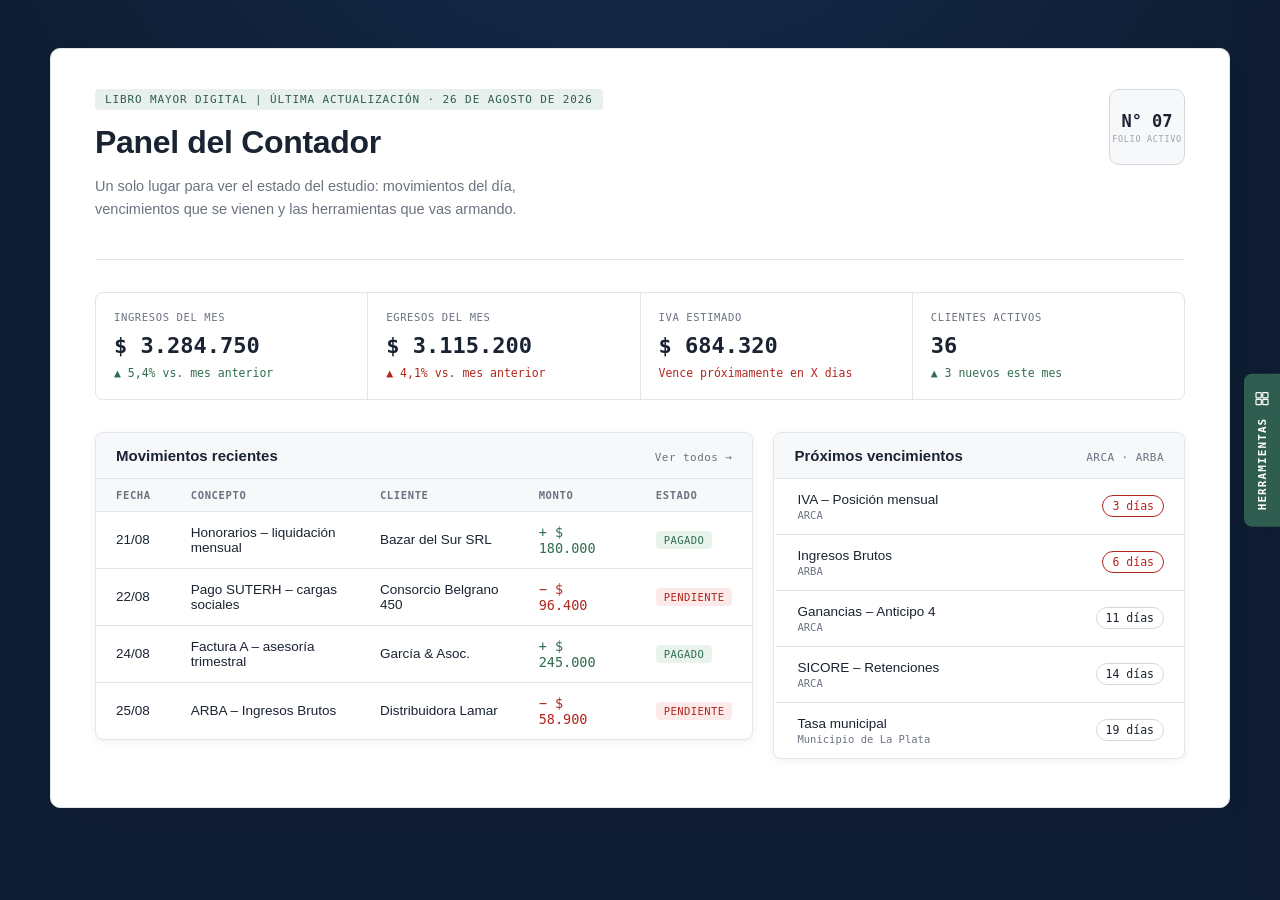
<file: index.html>
<!DOCTYPE html>
<html lang="es-AR">
<head>
  <meta charset="UTF-8">
  <meta name="viewport" content="width=device-width, initial-scale=1.0">
  <meta http-equiv="Content-Security-Policy" content="default-src 'self'; font-src 'self' https://fonts.gstatic.com; style-src 'self' 'unsafe-inline' https://fonts.googleapis.com; img-src 'self' data:; script-src 'self' https://challenges.cloudflare.com; frame-src https://challenges.cloudflare.com; connect-src 'self' https://challenges.cloudflare.com https://backends-cvdm.onrender.com;">
  <meta http-equiv="X-Content-Type-Options" content="nosniff">
  <meta name="referrer" content="strict-origin-when-cross-origin">
  <link rel="preconnect" href="https://fonts.googleapis.com">
  <link rel="preconnect" href="https://fonts.gstatic.com" crossorigin>
  <link href="https://fonts.googleapis.com/css2?family=IBM+Plex+Mono:wght@400;500;600&family=Inter:wght@400;500;600;700&display=swap" rel="stylesheet">
  <title>Panel del Contador</title>
  <link rel="stylesheet" href="style.css">
</head> 

<body>

<div class="book">
  <div class="book-inner">

    <div class="top-row">
      <div>
        <span class="eyebrow">Libro mayor digital | Última actualización · 26 de agosto de 2026</span>
        <h1>Panel del Contador</h1>
        <p class="subtitle">Un solo lugar para ver el estado del estudio: movimientos del día, vencimientos que se vienen y las herramientas que vas armando.</p>
      </div>
      <div class="seal">
        <div class="folio">N° 07</div>
        <div class="folio-label">Folio activo</div>
      </div>
    </div>

    <div class="kpi-grid">
      <div class="kpi">
        <div class="kpi-label">Ingresos del mes</div>
        <div class="kpi-value">$ 3.284.750</div>
        <div class="kpi-delta up">▲ 5,4% vs. mes anterior</div>
      </div>
      <div class="kpi">
        <div class="kpi-label">Egresos del mes</div>
        <div class="kpi-value">$ 3.115.200</div>
        <div class="kpi-delta down">▲ 4,1% vs. mes anterior</div>
      </div>
      <div class="kpi">
        <div class="kpi-label">IVA estimado</div>
        <div class="kpi-value">$ 684.320</div>
        <div class="kpi-delta down">Vence próximamente en X dias</div>
      </div>
      <div class="kpi">
        <div class="kpi-label">Clientes activos</div>
        <div class="kpi-value">36</div>
        <div class="kpi-delta up">▲ 3 nuevos este mes</div>
      </div>
    </div>

    <div class="grid-2">
      <div class="panel-card">
        <div class="panel-head">
          <h2>Movimientos recientes</h2>
          <span>Ver todos →</span>
        </div>
        <table>
          <thead>
            <tr>
              <th>Fecha</th>
              <th>Concepto</th>
              <th>Cliente</th>
              <th>Monto</th>
              <th>Estado</th>
            </tr>
          </thead>
          <tbody>
            <tr>
              <td data-label="Fecha">21/08</td>
              <td data-label="Concepto">Honorarios – liquidación mensual</td>
              <td data-label="Cliente">Bazar del Sur SRL</td>
              <td data-label="Monto" class="mono pos">+ $ 180.000</td>
              <td data-label="Estado"><span class="estado pagado">Pagado</span></td>
            </tr>
            <tr>
              <td data-label="Fecha">22/08</td>
              <td data-label="Concepto">Pago SUTERH – cargas sociales</td>
              <td data-label="Cliente">Consorcio Belgrano 450</td>
              <td data-label="Monto" class="mono neg">− $ 96.400</td>
              <td data-label="Estado"><span class="estado pendiente">Pendiente</span></td>
            </tr>
            <tr>
              <td data-label="Fecha">24/08</td>
              <td data-label="Concepto">Factura A – asesoría trimestral</td>
              <td data-label="Cliente">García &amp; Asoc.</td>
              <td data-label="Monto" class="mono pos">+ $ 245.000</td>
              <td data-label="Estado"><span class="estado pagado">Pagado</span></td>
            </tr>
            <tr>
              <td data-label="Fecha">25/08</td>
              <td data-label="Concepto">ARBA – Ingresos Brutos</td>
              <td data-label="Cliente">Distribuidora Lamar</td>
              <td data-label="Monto" class="mono neg">− $ 58.900</td>
              <td data-label="Estado"><span class="estado pendiente">Pendiente</span></td>
            </tr>
          </tbody>
        </table>
      </div>

      <div class="panel-card">
        <div class="panel-head">
          <h2>Próximos vencimientos</h2>
          <span>ARCA · ARBA</span>
        </div>
        <ul class="venc-list">
          <li>
            <div>
              <div class="venc-name">IVA – Posición mensual</div>
              <span class="venc-org">ARCA</span>
            </div>
            <span class="venc-days urgente">3 días</span>
          </li>
          <li>
            <div>
              <div class="venc-name">Ingresos Brutos</div>
              <span class="venc-org">ARBA</span>
            </div>
            <span class="venc-days urgente">6 días</span>
          </li>
          <li>
            <div>
              <div class="venc-name">Ganancias – Anticipo 4</div>
              <span class="venc-org">ARCA</span>
            </div>
            <span class="venc-days">11 días</span>
          </li>
          <li>
            <div>
              <div class="venc-name">SICORE – Retenciones</div>
              <span class="venc-org">ARCA</span>
            </div>
            <span class="venc-days">14 días</span>
          </li>
          <li>
            <div>
              <div class="venc-name">Tasa municipal</div>
              <span class="venc-org">Municipio de La Plata</span>
            </div>
            <span class="venc-days">19 días</span>
          </li>
        </ul>
      </div>
    </div>

  </div>
</div>

<!-- Tab lateral -->
<button class="tools-tab" id="toolsTab" aria-expanded="false" aria-controls="toolsPanel">
  <svg width="18" height="18" viewBox="0 0 24 24" fill="none" stroke="currentColor" stroke-width="1.6" stroke-linecap="round" stroke-linejoin="round">
    <rect x="4" y="4" width="7" height="7" rx="1"></rect>
    <rect x="13" y="4" width="7" height="7" rx="1"></rect>
    <rect x="4" y="13" width="7" height="7" rx="1"></rect>
    <rect x="13" y="13" width="7" height="7" rx="1"></rect>
  </svg>
  <span class="tab-label">Herramientas</span>
</button>

<div class="overlay" id="overlay"></div>

<aside class="tools-panel" id="toolsPanel">
  <div class="tools-header">
    <div>
      <h2>Herramientas</h2>
      <p>Fichero del estudio.</p>
    </div>
    <button class="close-btn" id="closePanel" aria-label="Cerrar panel">
      <svg width="14" height="14" viewBox="0 0 24 24" fill="none" stroke="currentColor" stroke-width="2" stroke-linecap="round">
        <line x1="4" y1="4" x2="20" y2="20"></line>
        <line x1="20" y1="4" x2="4" y2="20"></line>
      </svg>
    </button>
  </div>

  <div class="tools-list">

    <div class="tool-card">
      <div class="tool-icon">
        <svg width="17" height="17" viewBox="0 0 24 24" fill="none" stroke="currentColor" stroke-width="1.6" stroke-linecap="round" stroke-linejoin="round">
          <circle cx="7" cy="7" r="2.6"></circle>
          <circle cx="17" cy="17" r="2.6"></circle>
          <line x1="5" y1="19" x2="19" y2="5"></line>
        </svg>
      </div>
      <div>
        <p class="tool-name">Notificaciones de vencimientos</p>
        <p class="tool-desc">Monitorización de fechas de caducidad con avisos programados</p>
        <span class="tool-open"><a href="./back/NotificacionesVencimiento/index.html">Abrir herramienta →</a></span>
      </div>
    </div>

    <div class="tool-card">
      <div class="tool-icon">
        <svg width="17" height="17" viewBox="0 0 24 24" fill="none" stroke="currentColor" stroke-width="1.6" stroke-linecap="round" stroke-linejoin="round">
          <circle cx="9" cy="9" r="5.5"></circle>
          <circle cx="15.5" cy="15" r="5.5"></circle>
        </svg>
      </div>
      <div>
        <p class="tool-name">Alertas de cambios normativos</p>
        <p class="tool-desc">Mantenerse al dia con los cambios de las normas.</p>
        <span class="tool-open">En desarrollo</span>
      </div>
    </div>

    <div class="tool-card">
      <div class="tool-icon">
        <svg width="17" height="17" viewBox="0 0 24 24" fill="none" stroke="currentColor" stroke-width="1.6" stroke-linecap="round">
          <line x1="5" y1="19" x2="5" y2="11"></line>
          <line x1="12" y1="19" x2="12" y2="6"></line>
          <line x1="19" y1="19" x2="19" y2="14"></line>
        </svg>
      </div>
      <div>
        <p class="tool-name">Generación de VEPs</p>
        <p class="tool-desc"></p>
        <span class="tool-open">En desarrollo</span>
      </div>
    </div>

    <div class="tool-card">
      <div class="tool-icon">
        <svg width="17" height="17" viewBox="0 0 24 24" fill="none" stroke="currentColor" stroke-width="1.6" stroke-linecap="round" stroke-linejoin="round">
          <rect x="4" y="5" width="16" height="15" rx="1.5"></rect>
          <line x1="4" y1="9.5" x2="20" y2="9.5"></line>
          <line x1="8" y1="3" x2="8" y2="7"></line>
          <line x1="16" y1="3" x2="16" y2="7"></line>
        </svg>
      </div>
      <div>
        <p class="tool-name">Panel de control unificadol</p>
        <p class="tool-desc"></p>
        <span class="tool-open">En desarrollo</span>
      </div>
    </div>

    <div class="tool-card">
      <div class="tool-icon">
        <svg width="17" height="17" viewBox="0 0 24 24" fill="none" stroke="currentColor" stroke-width="1.6" stroke-linecap="round" stroke-linejoin="round">
          <path d="M6 3.5h9l3 3v14a1 1 0 0 1-1 1H6a1 1 0 0 1-1-1v-16a1 1 0 0 1 1-1Z"></path>
          <line x1="8" y1="12" x2="16" y2="12"></line>
          <line x1="8" y1="16" x2="13" y2="16"></line>
        </svg>
      </div>
      <div>
        <p class="tool-name">Carga automática de planes de pagos</p>
        <p class="tool-desc"></p>
        <span class="tool-open">En desarrollo</span>
      </div>
    </div>

    <div class="tool-card">
      <div class="tool-icon">
        <svg width="17" height="17" viewBox="0 0 24 24" fill="none" stroke="currentColor" stroke-width="1.6" stroke-linecap="round" stroke-linejoin="round">
          <rect x="4" y="9" width="16" height="11" rx="1"></rect>
          <path d="M8 9V6a4 4 0 0 1 8 0v3"></path>
        </svg>
      </div>
      <div>
        <p class="tool-name">Amortizaciones</p>
        <p class="tool-desc">Bienes de uso y su depreciación anual.</p>
        <span class="tool-open">En desarrollo</span>
      </div>
    </div>

    <div class="tool-card">
      <div class="tool-icon">
        <svg width="17" height="17" viewBox="0 0 24 24" fill="none" stroke="currentColor" stroke-width="1.6" stroke-linecap="round" stroke-linejoin="round">
          <path d="M4 8h13l-3-3"></path>
          <path d="M20 16H7l3 3"></path>
        </svg>
      </div>
      <div>
        <p class="tool-name">Conversor de Moneda</p>
        <p class="tool-desc">Dólar oficial, MEP y blue actualizados.</p>
        <span class="tool-open">En desarrollo</span>
      </div>
    </div>

    <div class="tool-card">
      <div class="tool-icon">
        <svg width="17" height="17" viewBox="0 0 24 24" fill="none" stroke="currentColor" stroke-width="1.6" stroke-linecap="round" stroke-linejoin="round">
          <path d="M18 8a6 6 0 0 0-12 0c0 5-2 6-2 6h16s-2-1-2-6"></path>
          <path d="M10.3 19a1.8 1.8 0 0 0 3.4 0"></path>
        </svg>
      </div>
      <div>
        <p class="tool-name">Notas del Estudio</p>
        <p class="tool-desc">Recordatorios internos para el equipo.</p>
        <span class="tool-open">En desarrollo</span>
      </div>
    </div>

  </div>

  <div class="tools-footer">Fichero · 8 herramientas cargadas</div>
</aside>

<script src="script.js" defer></script>
</body>
</html>
</file>
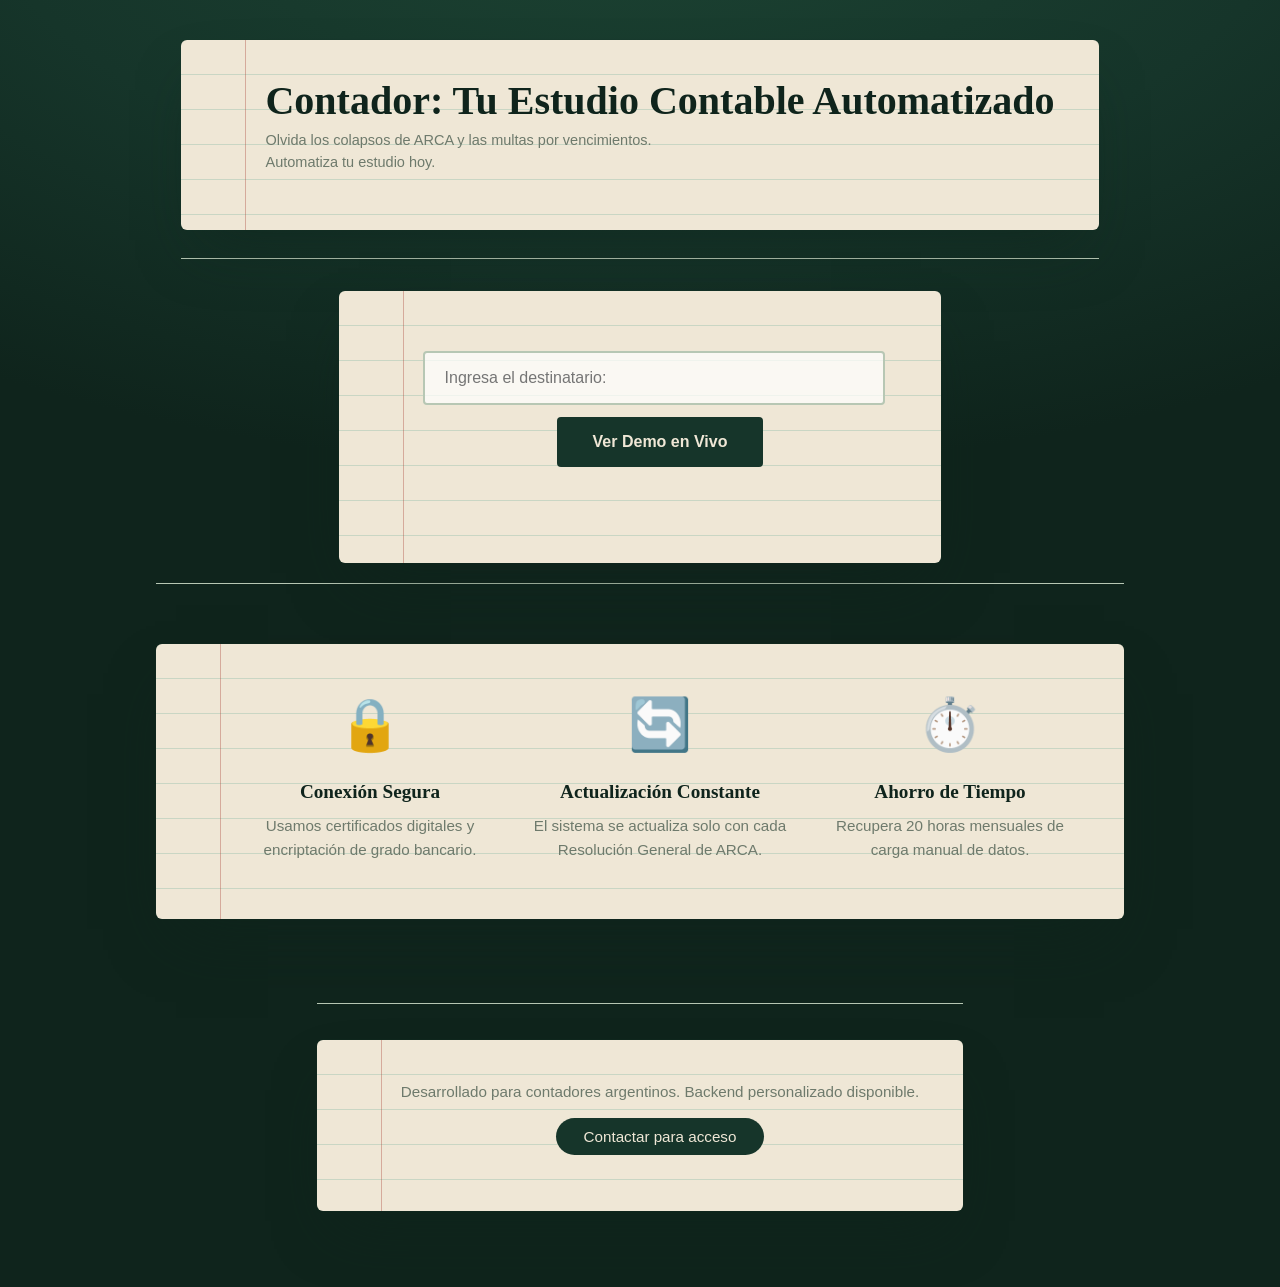
<file: back/NotificacionesVencimiento/index.html>
<!DOCTYPE html>
<html lang="es">
<head>
    <meta charset="UTF-8" />
    <meta name="viewport" content="width=device-width, initial-scale=1.0" />
    <meta http-equiv="X-Content-Type-Options" content="nosniff">
    <meta http-equiv="Content-Security-Policy" content="default-src 'self'; font-src 'self' https://fonts.gstatic.com; style-src 'self' 'unsafe-inline' https://fonts.googleapis.com; img-src 'self' data:; script-src 'self' https://challenges.cloudflare.com; frame-src https://challenges.cloudflare.com; connect-src 'self' https://challenges.cloudflare.com https://backends-cvdm.onrender.com;">
    <meta name="referrer" content="strict-origin-when-cross-origin">
    <script src="https://challenges.cloudflare.com/turnstile/v0/api.js" async defer></script>
    <title>Contador · Demo Interactiva</title>

    <link href="https://fonts.googleapis.com/css2?family=Inter:wght@400;500;600;700&display=swap" rel="stylesheet" />
    <link rel="stylesheet" href="style.css">
</head>
<body>


    <header>
        <div class="container">
            <h1>Contador: Tu Estudio Contable Automatizado</h1>
            <p class="subtitle">Olvida los colapsos de ARCA y las multas por vencimientos. Automatiza tu estudio hoy.</p>
        </div>
    </header>


    <section id="main-section">
        <div class="container">

            <div id="hero-input-area" class="hero-input">
                <input type="text" id="emailInput" placeholder="Ingresa el destinatario: " />
                <div class="cf-turnstile" data-sitekey="0x4AAAAAAEdbf0oJOZsJkIzW"></div>
                <button id="demoBtn">Ver Demo en Vivo</button>
            </div>


            <div id="loading-area" class="loading-area" style="display:none;">
                <div class="spinner"></div>
                <p>Enviando correo de prueba...</p>
            </div>


            <div id="email-sent" class="email-sent">
                <div class="sent-icon">✅</div>
                <div class="sent-title">¡Correo enviado!</div>
                <div class="sent-sub">Revisa tu bandeja de entrada o spam.</div>
                <div class="sent-info">
                    Si no recibiste el correo en unos minutos, verifica que el email sea correcto y revisa tu carpeta de spam.
                </div>
                <div class="sent-actions">
                    <button class="btn-resend" id="resendBtn">Reenviar correo</button>
                    <button class="btn-contact" id="contactBtn">Contactar soporte</button>
                </div>


                <div class="dashboard-grid">

                    <div class="card">
                        <div class="card-icon">📅</div>
                        <h3>Calendario Inteligente (26/08/2026)</h3>
                        <p>Detectamos que tus clientes con CUIT terminados en 4 y 5 vencen HOY con IVA y Monotributo.</p>
                        <span class="badge badge-green">Prórroga Ganancias aplicada automáticamente al 22/09</span>
                        <p class="card-footnote">El sistema calcula fechas según el dígito del CUIT y aplica resoluciones de ARCA en tiempo real.</p>
                    </div>


                    <div class="card">
                        <div class="card-icon">⚖️</div>
                        <h3>Alertas Normativas</h3>
                        <p>Nueva RG 5866/26: Cambios en Facturación Electrónica para Entidades Financieras.</p>
                        <span class="badge badge-orange">Impacto Alto</span>
                        <p class="card-footnote">Nuestro scraper del Boletín Oficial te avisa solo lo que afecta a tu cartera de clientes, con resumen ejecutivo.</p>
                    </div>

                    <div class="card">
                        <div class="card-icon">💳</div>
                        <h3>Generación de VEPs</h3>
                        <p>Cliente: PyME Comercial S.A. | Deuda: $1.450.000</p>
                        <button id="generateVepBtn" class="btn-secondary">Generar VEP Automático</button>
                        <p class="card-footnote">Conecta con los Web Services de ARCA, calcula intereses y genera el volante de pago en segundos, sin errores manuales.</p>
                    </div>
                </div>
            </div>

        </div>
    </section>


    <section id="features">
        <div class="container">
            <div class="feature-grid">
                <div class="feature-item">
                    <div class="feature-icon">🔒</div>
                    <h4>Conexión Segura</h4>
                    <p>Usamos certificados digitales y encriptación de grado bancario.</p>
                </div>
                <div class="feature-item">
                    <div class="feature-icon">🔄</div>
                    <h4>Actualización Constante</h4>
                    <p>El sistema se actualiza solo con cada Resolución General de ARCA.</p>
                </div>
                <div class="feature-item">
                    <div class="feature-icon">⏱️</div>
                    <h4>Ahorro de Tiempo</h4>
                    <p>Recupera 20 horas mensuales de carga manual de datos.</p>
                </div>
            </div>
        </div>
    </section>

    <footer>
        <div class="container">
            <p>Desarrollado para contadores argentinos. Backend personalizado disponible.</p>
            <button class="btn-footer" id="footerContactBtn">Contactar para acceso</button>
        </div>
    </footer>

    <script src="script.js" defer></script>
</body>
</html>
</file>
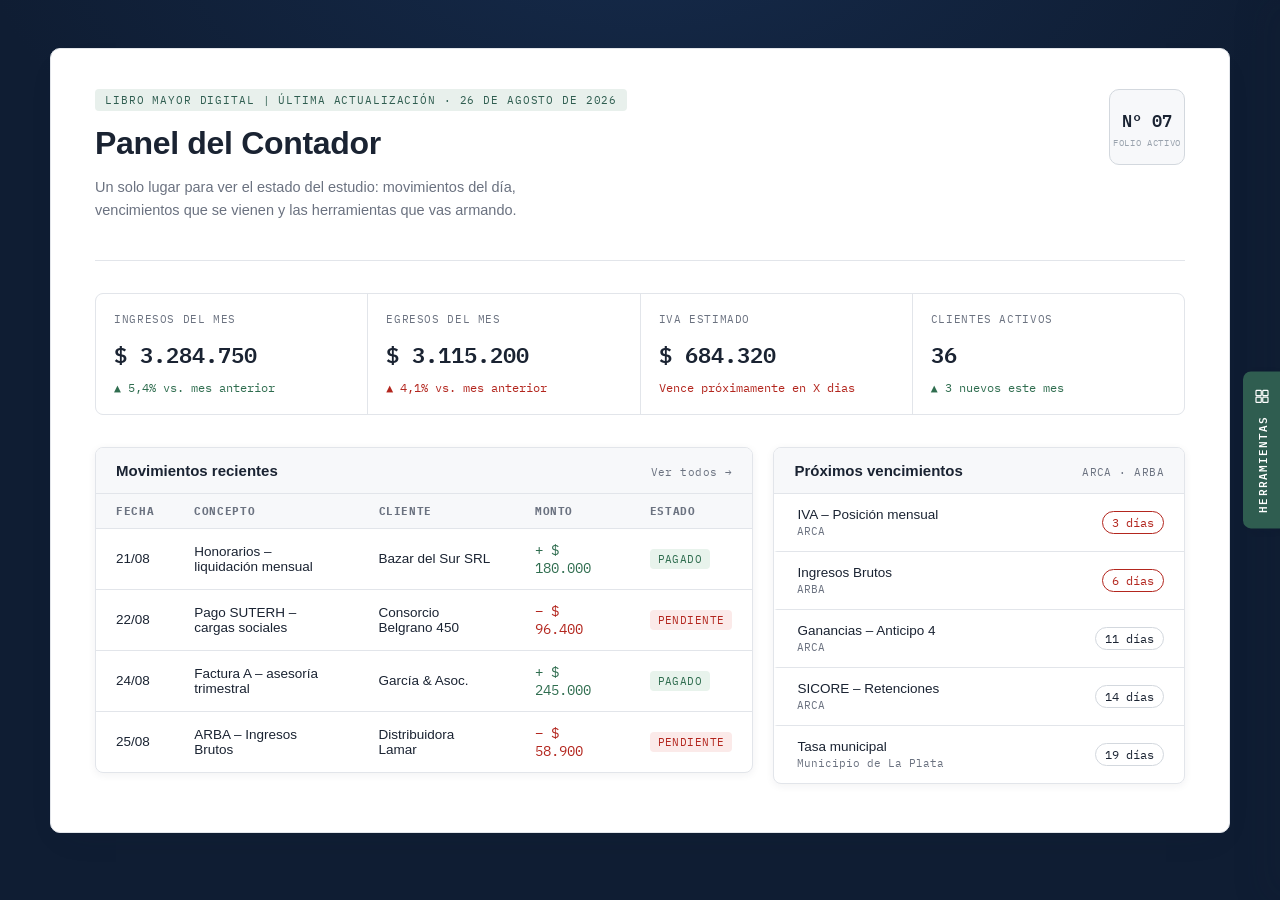
<file: dashboard-contadores.html>
<!DOCTYPE html>
<html lang="es-AR">
<head>
<meta charset="UTF-8">
<meta name="viewport" content="width=device-width, initial-scale=1.0">
<title>Panel del Contador</title>
<link rel="preconnect" href="https://fonts.googleapis.com">
<link rel="preconnect" href="https://fonts.gstatic.com" crossorigin>
<link href="https://fonts.googleapis.com/css2?family=Fraunces:opsz,wght@9..144,500;9..144,600;9..144,700;9..144,800&family=IBM+Plex+Sans:wght@400;500;600&family=IBM+Plex+Mono:wght@400;500;600&display=swap" rel="stylesheet">
<link rel="stylesheet" href="style.css">
</head>

<body>

<div class="book">
  <div class="book-inner">

    <div class="top-row">
      <div>
        <span class="eyebrow">Libro mayor digital | Última actualización · 26 de agosto de 2026</span>
        <h1>Panel del Contador</h1>
        <p class="subtitle">Un solo lugar para ver el estado del estudio: movimientos del día, vencimientos que se vienen y las herramientas que vas armando.</p>
      </div>
      <div class="seal">
        <div class="folio">N° 07</div>
        <div class="folio-label">Folio activo</div>
      </div>
    </div>

    <div class="kpi-grid">
      <div class="kpi">
        <div class="kpi-label">Ingresos del mes</div>
        <div class="kpi-value">$ 3.284.750</div>
        <div class="kpi-delta up">▲ 5,4% vs. mes anterior</div>
      </div>
      <div class="kpi">
        <div class="kpi-label">Egresos del mes</div>
        <div class="kpi-value">$ 3.115.200</div>
        <div class="kpi-delta down">▲ 4,1% vs. mes anterior</div>
      </div>
      <div class="kpi">
        <div class="kpi-label">IVA estimado</div>
        <div class="kpi-value">$ 684.320</div>
        <div class="kpi-delta down">Vence próximamente en X dias</div>
      </div>
      <div class="kpi">
        <div class="kpi-label">Clientes activos</div>
        <div class="kpi-value">36</div>
        <div class="kpi-delta up">▲ 3 nuevos este mes</div>
      </div>
    </div>

    <div class="grid-2">
      <div class="panel-card">
        <div class="panel-head">
          <h2>Movimientos recientes</h2>
          <span>Ver todos →</span>
        </div>
        <table>
          <thead>
            <tr>
              <th>Fecha</th>
              <th>Concepto</th>
              <th>Cliente</th>
              <th>Monto</th>
              <th>Estado</th>
            </tr>
          </thead>
          <tbody>
            <tr>
              <td data-label="Fecha">21/08</td>
              <td data-label="Concepto">Honorarios – liquidación mensual</td>
              <td data-label="Cliente">Bazar del Sur SRL</td>
              <td data-label="Monto" class="mono pos">+ $ 180.000</td>
              <td data-label="Estado"><span class="estado pagado">Pagado</span></td>
            </tr>
            <tr>
              <td data-label="Fecha">22/08</td>
              <td data-label="Concepto">Pago SUTERH – cargas sociales</td>
              <td data-label="Cliente">Consorcio Belgrano 450</td>
              <td data-label="Monto" class="mono neg">− $ 96.400</td>
              <td data-label="Estado"><span class="estado pendiente">Pendiente</span></td>
            </tr>
            <tr>
              <td data-label="Fecha">24/08</td>
              <td data-label="Concepto">Factura A – asesoría trimestral</td>
              <td data-label="Cliente">García &amp; Asoc.</td>
              <td data-label="Monto" class="mono pos">+ $ 245.000</td>
              <td data-label="Estado"><span class="estado pagado">Pagado</span></td>
            </tr>
            <tr>
              <td data-label="Fecha">25/08</td>
              <td data-label="Concepto">ARBA – Ingresos Brutos</td>
              <td data-label="Cliente">Distribuidora Lamar</td>
              <td data-label="Monto" class="mono neg">− $ 58.900</td>
              <td data-label="Estado"><span class="estado pendiente">Pendiente</span></td>
            </tr>
          </tbody>
        </table>
      </div>

      <div class="panel-card">
        <div class="panel-head">
          <h2>Próximos vencimientos</h2>
          <span>ARCA · ARBA</span>
        </div>
        <ul class="venc-list">
          <li>
            <div>
              <div class="venc-name">IVA – Posición mensual</div>
              <span class="venc-org">ARCA</span>
            </div>
            <span class="venc-days urgente">3 días</span>
          </li>
          <li>
            <div>
              <div class="venc-name">Ingresos Brutos</div>
              <span class="venc-org">ARBA</span>
            </div>
            <span class="venc-days urgente">6 días</span>
          </li>
          <li>
            <div>
              <div class="venc-name">Ganancias – Anticipo 4</div>
              <span class="venc-org">ARCA</span>
            </div>
            <span class="venc-days">11 días</span>
          </li>
          <li>
            <div>
              <div class="venc-name">SICORE – Retenciones</div>
              <span class="venc-org">ARCA</span>
            </div>
            <span class="venc-days">14 días</span>
          </li>
          <li>
            <div>
              <div class="venc-name">Tasa municipal</div>
              <span class="venc-org">Municipio de La Plata</span>
            </div>
            <span class="venc-days">19 días</span>
          </li>
        </ul>
      </div>
    </div>

  </div>
</div>

<!-- Tab lateral -->
<button class="tools-tab" id="toolsTab" aria-expanded="false" aria-controls="toolsPanel">
  <svg width="18" height="18" viewBox="0 0 24 24" fill="none" stroke="currentColor" stroke-width="1.6" stroke-linecap="round" stroke-linejoin="round">
    <rect x="4" y="4" width="7" height="7" rx="1"></rect>
    <rect x="13" y="4" width="7" height="7" rx="1"></rect>
    <rect x="4" y="13" width="7" height="7" rx="1"></rect>
    <rect x="13" y="13" width="7" height="7" rx="1"></rect>
  </svg>
  <span class="tab-label">Herramientas</span>
</button>

<div class="overlay" id="overlay"></div>

<aside class="tools-panel" id="toolsPanel">
  <div class="tools-header">
    <div>
      <h2>Herramientas</h2>
      <p>Fichero del estudio. Cada tarjeta va a abrir la herramienta que vayas construyendo.</p>
    </div>
    <button class="close-btn" id="closePanel" aria-label="Cerrar panel">
      <svg width="14" height="14" viewBox="0 0 24 24" fill="none" stroke="currentColor" stroke-width="2" stroke-linecap="round">
        <line x1="4" y1="4" x2="20" y2="20"></line>
        <line x1="20" y1="4" x2="4" y2="20"></line>
      </svg>
    </button>
  </div>

  <div class="tools-list">

    <div class="tool-card">
      <div class="tool-icon">
        <svg width="17" height="17" viewBox="0 0 24 24" fill="none" stroke="currentColor" stroke-width="1.6" stroke-linecap="round" stroke-linejoin="round">
          <circle cx="7" cy="7" r="2.6"></circle>
          <circle cx="17" cy="17" r="2.6"></circle>
          <line x1="5" y1="19" x2="19" y2="5"></line>
        </svg>
      </div>
      <div>
        <p class="tool-name">Notificaciones de vencimientos</p>
        <p class="tool-desc">Monitorización de fechas de caducidad con avisos programados</p>
        <span class="tool-open"><a href="./Back/NotificacionesVencimiento/Notificaciones_de_vencimiento.html">Abrir herramienta →</a></span>
      </div>
    </div>

    <div class="tool-card">
      <div class="tool-icon">
        <svg width="17" height="17" viewBox="0 0 24 24" fill="none" stroke="currentColor" stroke-width="1.6" stroke-linecap="round" stroke-linejoin="round">
          <circle cx="9" cy="9" r="5.5"></circle>
          <circle cx="15.5" cy="15" r="5.5"></circle>
        </svg>
      </div>
      <div>
        <p class="tool-name">Alertas de cambios normativos</p>
        <p class="tool-desc">Mantenerse al dia con los cambios de las normas.</p>
        <span class="tool-open">Abrir herramienta →</span>
      </div>
    </div>

    <div class="tool-card">
      <div class="tool-icon">
        <svg width="17" height="17" viewBox="0 0 24 24" fill="none" stroke="currentColor" stroke-width="1.6" stroke-linecap="round">
          <line x1="5" y1="19" x2="5" y2="11"></line>
          <line x1="12" y1="19" x2="12" y2="6"></line>
          <line x1="19" y1="19" x2="19" y2="14"></line>
        </svg>
      </div>
      <div>
        <p class="tool-name">Generación de VEPs</p>
        <p class="tool-desc"></p>
        <span class="tool-open">Abrir herramienta →</span>
      </div>
    </div>

    <div class="tool-card">
      <div class="tool-icon">
        <svg width="17" height="17" viewBox="0 0 24 24" fill="none" stroke="currentColor" stroke-width="1.6" stroke-linecap="round" stroke-linejoin="round">
          <rect x="4" y="5" width="16" height="15" rx="1.5"></rect>
          <line x1="4" y1="9.5" x2="20" y2="9.5"></line>
          <line x1="8" y1="3" x2="8" y2="7"></line>
          <line x1="16" y1="3" x2="16" y2="7"></line>
        </svg>
      </div>
      <div>
        <p class="tool-name">Panel de control unificadol</p>
        <p class="tool-desc"></p>
        <span class="tool-open">Abrir herramienta →</span>
      </div>
    </div>

    <div class="tool-card">
      <div class="tool-icon">
        <svg width="17" height="17" viewBox="0 0 24 24" fill="none" stroke="currentColor" stroke-width="1.6" stroke-linecap="round" stroke-linejoin="round">
          <path d="M6 3.5h9l3 3v14a1 1 0 0 1-1 1H6a1 1 0 0 1-1-1v-16a1 1 0 0 1 1-1Z"></path>
          <line x1="8" y1="12" x2="16" y2="12"></line>
          <line x1="8" y1="16" x2="13" y2="16"></line>
        </svg>
      </div>
      <div>
        <p class="tool-name">Carga automática de planes de pagos</p>
        <p class="tool-desc"></p>
        <span class="tool-open">Abrir herramienta →</span>
      </div>
    </div>

    <div class="tool-card">
      <div class="tool-icon">
        <svg width="17" height="17" viewBox="0 0 24 24" fill="none" stroke="currentColor" stroke-width="1.6" stroke-linecap="round" stroke-linejoin="round">
          <rect x="4" y="9" width="16" height="11" rx="1"></rect>
          <path d="M8 9V6a4 4 0 0 1 8 0v3"></path>
        </svg>
      </div>
      <div>
        <p class="tool-name">Amortizaciones</p>
        <p class="tool-desc">Bienes de uso y su depreciación anual.</p>
        <span class="tool-open">Abrir herramienta →</span>
      </div>
    </div>

    <div class="tool-card">
      <div class="tool-icon">
        <svg width="17" height="17" viewBox="0 0 24 24" fill="none" stroke="currentColor" stroke-width="1.6" stroke-linecap="round" stroke-linejoin="round">
          <path d="M4 8h13l-3-3"></path>
          <path d="M20 16H7l3 3"></path>
        </svg>
      </div>
      <div>
        <p class="tool-name">Conversor de Moneda</p>
        <p class="tool-desc">Dólar oficial, MEP y blue actualizados.</p>
        <span class="tool-open">Abrir herramienta →</span>
      </div>
    </div>

    <div class="tool-card">
      <div class="tool-icon">
        <svg width="17" height="17" viewBox="0 0 24 24" fill="none" stroke="currentColor" stroke-width="1.6" stroke-linecap="round" stroke-linejoin="round">
          <path d="M18 8a6 6 0 0 0-12 0c0 5-2 6-2 6h16s-2-1-2-6"></path>
          <path d="M10.3 19a1.8 1.8 0 0 0 3.4 0"></path>
        </svg>
      </div>
      <div>
        <p class="tool-name">Notas del Estudio</p>
        <p class="tool-desc">Recordatorios internos para el equipo.</p>
        <span class="tool-open">Abrir herramienta →</span>
      </div>
    </div>

  </div>

  <div class="tools-footer">Fichero · 8 herramientas cargadas</div>
</aside>
<script src="script.js"></script>
</body>
</html>
</file>
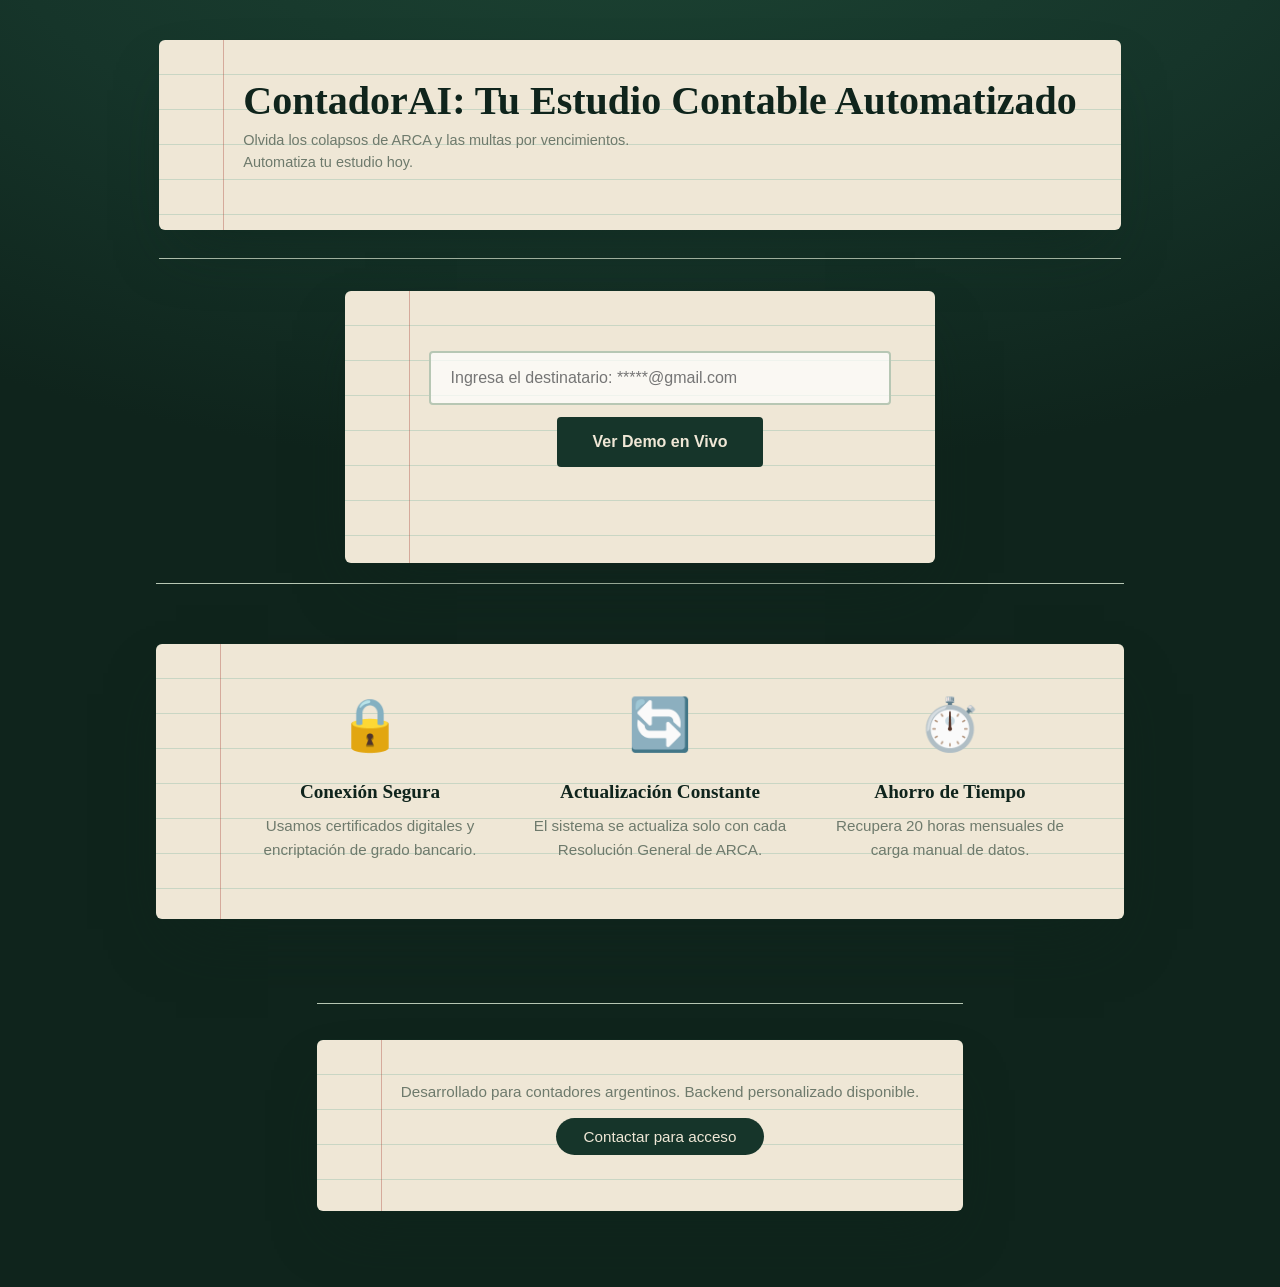
<file: back/NotificacionesVencimiento/Notificaciones_de_vencimiento.html>
<!DOCTYPE html>
<html lang="es">
<head>
    <meta charset="UTF-8" />
    <meta name="viewport" content="width=device-width, initial-scale=1.0" />
    <meta http-equiv="Content-Security-Policy" content="default-src 'self'; font-src 'self' https://fonts.gstatic.com; style-src 'self' 'unsafe-inline' https://fonts.googleapis.com; img-src 'self' data:; script-src 'self';">
    <meta http-equiv="X-Content-Type-Options" content="nosniff">
    <meta name="referrer" content="strict-origin-when-cross-origin">
    <title>ContadorAI · Demo Interactiva</title>
    
    <link href="https://fonts.googleapis.com/css2?family=Inter:wght@400;500;600;700&display=swap" rel="stylesheet" />
    <link rel="stylesheet" href="style.css">
</head>
<body>


    <header>
        <div class="container">
            <h1>ContadorAI: Tu Estudio Contable Automatizado</h1>
            <p class="subtitle">Olvida los colapsos de ARCA y las multas por vencimientos. Automatiza tu estudio hoy.</p>
        </div>
    </header>


    <section id="main-section">
        <div class="container">

            <div id="hero-input-area" class="hero-input">
                <input type="text" id="emailInput" placeholder="Ingresa el destinatario: *****@gmail.com" />
                <button id="demoBtn">Ver Demo en Vivo</button>
            </div>


            <div id="loading-area" class="loading-area" style="display:none;">
                <div class="spinner"></div>
                <p>Enviando correo de prueba...</p>
            </div>


            <div id="email-sent" class="email-sent">
                <div class="sent-icon">✅</div>
                <div class="sent-title">¡Correo enviado!</div>
                <div class="sent-sub">Revisa tu bandeja de entrada o spam.</div>
                <div class="sent-info">
                    Si no recibiste el correo en unos minutos, verifica que el email sea correcto y revisa tu carpeta de spam.
                </div>
                <div class="sent-actions">
                    <button class="btn-resend" id="resendBtn">Reenviar correo</button>
                    <button class="btn-contact" id="contactBtn">Contactar soporte</button>
                </div>


                <div class="dashboard-grid">

                    <div class="card">
                        <div class="card-icon">📅</div>
                        <h3>Calendario Inteligente (26/08/2026)</h3>
                        <p>Detectamos que tus clientes con CUIT terminados en 4 y 5 vencen HOY con IVA y Monotributo.</p>
                        <span class="badge badge-green">Prórroga Ganancias aplicada automáticamente al 22/09</span>
                        <p class="card-footnote">El sistema calcula fechas según el dígito del CUIT y aplica resoluciones de ARCA en tiempo real.</p>
                    </div>


                    <div class="card">
                        <div class="card-icon">⚖️</div>
                        <h3>Alertas Normativas</h3>
                        <p>Nueva RG 5866/26: Cambios en Facturación Electrónica para Entidades Financieras.</p>
                        <span class="badge badge-orange">Impacto Alto</span>
                        <p class="card-footnote">Nuestro scraper del Boletín Oficial te avisa solo lo que afecta a tu cartera de clientes, con resumen ejecutivo.</p>
                    </div>

                    <div class="card">
                        <div class="card-icon">💳</div>
                        <h3>Generación de VEPs</h3>
                        <p>Cliente: PyME Comercial S.A. | Deuda: $1.450.000</p>
                        <button id="generateVepBtn" class="btn-secondary">Generar VEP Automático</button>
                        <p class="card-footnote">Conecta con los Web Services de ARCA, calcula intereses y genera el volante de pago en segundos, sin errores manuales.</p>
                    </div>
                </div>
            </div>

        </div>
    </section>


    <section id="features">
        <div class="container">
            <div class="feature-grid">
                <div class="feature-item">
                    <div class="feature-icon">🔒</div>
                    <h4>Conexión Segura</h4>
                    <p>Usamos certificados digitales y encriptación de grado bancario.</p>
                </div>
                <div class="feature-item">
                    <div class="feature-icon">🔄</div>
                    <h4>Actualización Constante</h4>
                    <p>El sistema se actualiza solo con cada Resolución General de ARCA.</p>
                </div>
                <div class="feature-item">
                    <div class="feature-icon">⏱️</div>
                    <h4>Ahorro de Tiempo</h4>
                    <p>Recupera 20 horas mensuales de carga manual de datos.</p>
                </div>
            </div>
        </div>
    </section>

    <footer>
        <div class="container">
            <p>Desarrollado para contadores argentinos. Backend personalizado disponible.</p>
            <button class="btn-footer" id="footerContactBtn">Contactar para acceso</button>
        </div>
    </footer>

    <script src="script.js" defer></script>
</body>
</html>
</file>
<file: style.css>
/* CSS — Panel del Contador */
:root{
  --ink:#1A2332;
  --paper:#FFFFFF;
  --surface:#F7F8FA;
  --surface-2:#EEF1F4;
  --border:#E2E5EA;
  --border-strong:#D3D8DE;
  --primary:#2F5D50;
  --primary-light:#E8F0EC;
  --muted:#6B7280;
  --muted-2:#9AA3AE;
  --red:#B3261E;
  --red-light:#FBEAE9;
  --green:#2F6D4F;
  --green-light:#E8F3EC;
  --amber:#8A6516;
  --amber-light:#FBF2DF;
  --shadow: 0 12px 32px -16px rgba(26,35,50,0.18);
  --shadow-sm: 0 2px 8px rgba(26,35,50,0.06);
  --body-bg:#0F1D33;
  --body-bg-2:#152A4A;
}

*{ box-sizing:border-box; }
html,body{ margin:0; padding:0; }

body{
  background:
    radial-gradient(1100px 560px at 50% -8%, var(--body-bg-2) 0%, var(--body-bg) 60%);
  min-height:100vh;
  font-family:'Inter', -apple-system, BlinkMacSystemFont, 'Segoe UI', sans-serif;
  color:var(--ink);
  display:flex;
  align-items:flex-start;
  justify-content:center;
  padding:48px 24px;
  overflow-x:hidden;
}

/* ---------- CONTENEDOR PRINCIPAL ---------- */

.book{
  position:relative;
  width:100%;
  max-width:1180px;
  background:var(--paper);
  border-radius:10px;
  border:1px solid var(--border);
  box-shadow:var(--shadow);
  overflow:hidden;
}

.book-inner{
  position:relative;
  padding:40px 44px 48px 44px;
}

/* ---------- HEADER ---------- */

.top-row{
  display:flex;
  align-items:flex-start;
  justify-content:space-between;
  gap:24px;
  padding-bottom:24px;
  border-bottom:1px solid var(--border);
  margin-bottom:32px;
}

.eyebrow{
  font-family:'IBM Plex Mono', monospace;
  font-size:11px;
  letter-spacing:.08em;
  text-transform:uppercase;
  color:var(--primary);
  background:var(--primary-light);
  display:inline-block;
  padding:4px 10px;
  border-radius:4px;
  margin-bottom:14px;
}

h1{
  font-family:'Inter', sans-serif;
  font-weight:700;
  font-size:clamp(24px, 3.4vw, 32px);
  line-height:1.15;
  letter-spacing:-.01em;
  margin:0 0 8px 0;
  color:var(--ink);
}

.subtitle{
  color:var(--muted);
  font-size:14.5px;
  max-width:440px;
  line-height:1.55;
}

.seal{
  flex:none;
  width:76px; height:76px;
  border-radius:10px;
  border:1px solid var(--border-strong);
  background:var(--surface);
  display:flex;
  flex-direction:column;
  align-items:center;
  justify-content:center;
  text-align:center;
  color:var(--ink);
}
.seal .folio{
  font-family:'IBM Plex Mono', monospace;
  font-weight:600;
  font-size:17px;
}
.seal .folio-label{
  font-family:'IBM Plex Mono', monospace;
  font-size:8.5px;
  letter-spacing:.08em;
  text-transform:uppercase;
  color:var(--muted-2);
  margin-top:3px;
}

/* ---------- KPIs ---------- */

.kpi-grid{
  display:grid;
  grid-template-columns:repeat(4, 1fr);
  gap:1px;
  background:var(--border);
  border:1px solid var(--border);
  border-radius:8px;
  overflow:hidden;
  margin-bottom:32px;
}

.kpi{
  background:var(--paper);
  padding:18px 18px;
  position:relative;
}

.kpi-label{
  font-family:'IBM Plex Mono', monospace;
  font-size:10.5px;
  letter-spacing:.06em;
  text-transform:uppercase;
  color:var(--muted);
  margin-bottom:10px;
}

.kpi-value{
  font-family:'IBM Plex Mono', monospace;
  font-size:22px;
  font-weight:600;
  color:var(--ink);
}

.kpi-delta{
  display:inline-flex;
  align-items:center;
  gap:4px;
  font-family:'IBM Plex Mono', monospace;
  font-size:11.5px;
  margin-top:8px;
}
.kpi-delta.up{ color:var(--green); }
.kpi-delta.down{ color:var(--red); }

/* ---------- LAYOUT DE SECCIONES ---------- */

.grid-2{
  display:grid;
  grid-template-columns: 1.6fr 1fr;
  gap:20px;
  align-items:start;
}

.panel-card{
  background:var(--paper);
  border:1px solid var(--border);
  border-radius:8px;
  overflow:hidden;
  box-shadow:var(--shadow-sm);
}

.panel-head{
  display:flex;
  align-items:baseline;
  justify-content:space-between;
  padding:14px 20px;
  background:var(--surface);
  border-bottom:1px solid var(--border);
  color:var(--ink);
}
.panel-head h2{
  font-family:'Inter', sans-serif;
  font-weight:600;
  font-size:15px;
  margin:0;
}
.panel-head span{
  font-family:'IBM Plex Mono', monospace;
  font-size:11px;
  color:var(--muted);
  letter-spacing:.04em;
}

/* tabla movimientos */

table{
  width:100%;
  border-collapse:collapse;
  font-size:13.5px;
}
thead th{
  text-align:left;
  font-family:'IBM Plex Mono', monospace;
  font-size:10.5px;
  letter-spacing:.06em;
  text-transform:uppercase;
  color:var(--muted);
  padding:10px 20px;
  border-bottom:1px solid var(--border);
  background:var(--surface);
}
tbody td{
  padding:12px 20px;
  border-bottom:1px solid var(--border);
  color:var(--ink);
}
tbody tr:last-child td{ border-bottom:none; }
tbody tr:hover{ background:var(--surface); }
.mono{ font-family:'IBM Plex Mono', monospace; }
.neg{ color:var(--red); }
.pos{ color:var(--green); }

.estado{
  display:inline-block;
  font-family:'IBM Plex Mono', monospace;
  font-size:10.5px;
  letter-spacing:.04em;
  text-transform:uppercase;
  padding:3px 8px;
  border-radius:4px;
}
.estado.pagado{ background:var(--green-light); color:var(--green); }
.estado.pendiente{ background:var(--red-light); color:var(--red); }

/* vencimientos */

.venc-list{ list-style:none; margin:0; padding:0; }
.venc-list li{
  display:flex;
  align-items:center;
  justify-content:space-between;
  gap:12px;
  padding:13px 20px;
  border-bottom:1px solid var(--border);
  border-left:3px solid transparent;
}
.venc-list li:last-child{ border-bottom:none; }
.venc-list li.urgente{ border-left-color:var(--red); background:var(--red-light); }

.venc-name{ font-size:13.5px; }
.venc-org{
  display:block;
  font-family:'IBM Plex Mono', monospace;
  font-size:10.5px;
  color:var(--muted);
  margin-top:2px;
}
.venc-days{
  font-family:'IBM Plex Mono', monospace;
  font-size:11.5px;
  padding:3px 9px;
  border-radius:20px;
  border:1px solid var(--border-strong);
  color:var(--ink);
  white-space:nowrap;
}
.venc-days.urgente{ border-color:var(--red); color:var(--red); background:var(--paper); }

.section-gap{ margin-top:20px; }

/* ---------- TAB LATERAL ---------- */

.tools-tab{
  position:fixed;
  top:50%;
  right:0;
  transform:translateY(-50%);
  z-index:40;
  background:var(--primary);
  color:#fff;
  border:none;
  border-radius:8px 0 0 8px;
  padding:16px 9px;
  display:flex;
  flex-direction:column;
  align-items:center;
  gap:10px;
  cursor:pointer;
  box-shadow:var(--shadow-sm);
  transition:transform .3s ease, background .2s ease, right .3s ease;
}
.tools-tab:hover{ background:#264C41; }
.tools-tab .tab-label{
  writing-mode:vertical-rl;
  transform:rotate(180deg);
  font-family:'IBM Plex Mono', monospace;
  font-size:11px;
  letter-spacing:.1em;
  text-transform:uppercase;
  font-weight:600;
}
.tools-tab svg{ flex:none; }

body.panel-open .tools-tab{
  right:360px;
}

/* ---------- OVERLAY + PANEL ---------- */

.overlay{
  position:fixed;
  inset:0;
  background:rgba(26,35,50,0.35);
  opacity:0;
  pointer-events:none;
  transition:opacity .3s ease;
  z-index:30;
}
body.panel-open .overlay{
  opacity:1;
  pointer-events:auto;
}

.tools-panel{
  position:fixed;
  top:0;
  right:0;
  height:100%;
  width:360px;
  max-width:88vw;
  background:var(--paper);
  border-left:1px solid var(--border);
  color:var(--ink);
  z-index:35;
  transform:translateX(100%);
  transition:transform .32s cubic-bezier(.4,0,.2,1);
  box-shadow:-16px 0 32px rgba(26,35,50,0.12);
  display:flex;
  flex-direction:column;
}
body.panel-open .tools-panel{
  transform:translateX(0);
}

.tools-header{
  padding:24px 22px 16px;
  border-bottom:1px solid var(--border);
  display:flex;
  align-items:flex-start;
  justify-content:space-between;
  gap:12px;
}
.tools-header h2{
  font-family:'Inter', sans-serif;
  font-weight:700;
  font-size:19px;
  margin:0 0 6px 0;
}
.tools-header p{
  font-size:12.5px;
  color:var(--muted);
  margin:0;
  max-width:260px;
  line-height:1.5;
}
.close-btn{
  flex:none;
  width:28px; height:28px;
  border-radius:50%;
  border:1px solid var(--border-strong);
  background:transparent;
  color:var(--muted);
  cursor:pointer;
  display:flex;
  align-items:center;
  justify-content:center;
  transition:background .2s ease, color .2s ease;
}
.close-btn:hover{ background:var(--surface); color:var(--ink); }

.tools-list{
  padding:16px 18px 24px;
  overflow-y:auto;
  display:flex;
  flex-direction:column;
  gap:10px;
}

.tool-card{
  background:var(--surface);
  border:1px solid var(--border);
  border-radius:6px;
  padding:13px 15px;
  display:flex;
  align-items:flex-start;
  gap:13px;
  cursor:pointer;
  transition:background .2s ease, border-color .2s ease;
}
.tool-card:hover{
  background:var(--primary-light);
  border-color:var(--primary);
}
.tool-icon{
  flex:none;
  width:34px; height:34px;
  border-radius:8px;
  background:var(--primary-light);
  display:flex;
  align-items:center;
  justify-content:center;
  color:var(--primary);
}
.tool-name{
  font-family:'Inter', sans-serif;
  font-weight:600;
  font-size:14px;
  margin:0 0 3px 0;
  color:var(--ink);
}
.tool-desc{
  font-size:12px;
  color:var(--muted);
  line-height:1.45;
  margin:0;
}
.tool-open{
  font-family:'IBM Plex Mono', monospace;
  font-size:10.5px;
  color:var(--primary);
  letter-spacing:.04em;
  margin-top:6px;
  display:inline-block;
}

.tools-footer{
  padding:13px 22px 20px;
  border-top:1px solid var(--border);
  font-family:'IBM Plex Mono', monospace;
  font-size:10px;
  color:var(--muted-2);
  letter-spacing:.03em;
  text-transform:uppercase;
}

@media (prefers-reduced-motion: reduce){
  *{ animation:none !important; transition:none !important; }
}

@media (max-width: 880px){
  .grid-2{ grid-template-columns:1fr; }
  .kpi-grid{ grid-template-columns:repeat(2,1fr); }
  .book-inner{ padding:28px 22px 36px; }
  .seal{ display:none; }
  body.panel-open .tools-tab{ right:88vw; }
}

@media (max-width: 520px){
  .kpi-grid{ grid-template-columns:1fr; }
  thead{ display:none; }
  tbody td{ display:block; padding:6px 20px; }
  tbody tr{ display:block; padding:10px 0; border-bottom:1px solid var(--border); }
  tbody td:before{
    content: attr(data-label);
    display:block;
    font-family:'IBM Plex Mono', monospace;
    font-size:9.5px;
    color:var(--muted);
    text-transform:uppercase;
    letter-spacing:.05em;
    margin-bottom:2px;
  }
}
</file>
<file: back/NotificacionesVencimiento/style.css>
/* ============================================================
   ESTILO UNIFICADO – Landing Page con identidad "Libro Mayor"
   Basado en el panel del contador (CSS 1)
   ============================================================ */

:root {
  --ink: #1F2A22;
  --paper: #EFE7D6;
  --paper-line: #C9D6C4;
  --rule: #B7C7B4;
  --ledger: #16352A;
  --ledger-2: #204536;
  --ledger-3: #0F241C;
  --brass: #C79A46;
  --brass-light: #E4C878;
  --red-ink: #A63A2E;
  --green-ink: #3D6B4C;
  --muted: #6E7A6C;
  --shadow: 0 30px 60px -20px rgba(15,36,28,0.55);
}

* {
  margin: 0;
  padding: 0;
  box-sizing: border-box;
}

body {
  font-family: 'IBM Plex Sans', sans-serif;
  background:
    radial-gradient(1200px 600px at 50% -10%, #1c4433 0%, var(--ledger) 55%, var(--ledger-3) 100%);
  min-height: 100vh;
  color: var(--ink);
  display: flex;
  flex-direction: column;
  align-items: center;
  justify-content: flex-start;
  padding: 40px 24px;
  line-height: 1.6;
}

/* ---------- CONTENEDOR PRINCIPAL (simula el libro) ---------- */
.container {
  max-width: 1180px;
  width: 100%;
  margin: 0 auto;
  background:
    repeating-linear-gradient(to bottom,
      transparent 0px, transparent 34px,
      var(--paper-line) 34px, var(--paper-line) 35px),
    var(--paper);
  border-radius: 6px;
  box-shadow: var(--shadow), 0 0 0 1px rgba(22,53,42,0.15);
  overflow: hidden;
  position: relative;
  padding: 40px 44px 56px 84px;
}

.container::before {
  content: "";
  position: absolute;
  top: 0;
  bottom: 0;
  left: 64px;
  width: 1px;
  background: var(--red-ink);
  opacity: 0.35;
}

/* ---------- HEADER (dentro del libro) ---------- */
header {
  padding-bottom: 28px;
  border-bottom: 1px solid var(--rule);
  margin-bottom: 32px;
  text-align: left;
}

header h1 {
  font-family: 'Fraunces', serif;
  font-weight: 700;
  font-size: clamp(28px, 4vw, 40px);
  line-height: 1.05;
  margin: 0 0 8px 0;
  color: var(--ledger-3);
}

header .subtitle {
  font-size: 14.5px;
  max-width: 440px;
  color: var(--muted);
  line-height: 1.5;
}

/* ---------- HERO (input + botón) ---------- */
.hero-input {
  display: flex;
  flex-wrap: wrap;
  justify-content: center;
  align-items: center;
  gap: 12px;
  padding: 20px 0 40px;
}

.hero-input input {
  flex: 1 1 360px;
  max-width: 480px;
  padding: 16px 20px;
  font-size: 1rem;
  font-family: 'IBM Plex Sans', sans-serif;
  border: 2px solid var(--rule);
  border-radius: 4px;
  background: rgba(255, 255, 255, 0.7);
  color: var(--ink);
  outline: none;
  transition: border-color 0.2s, box-shadow 0.2s;
}

.hero-input input:focus {
  border-color: var(--brass);
  box-shadow: 0 0 0 3px rgba(199, 154, 70, 0.25);
}

.hero-input button {
  padding: 16px 36px;
  font-size: 1rem;
  font-weight: 600;
  font-family: 'IBM Plex Sans', sans-serif;
  background: var(--ledger);
  color: var(--paper);
  border: none;
  border-radius: 4px;
  cursor: pointer;
  transition: background 0.2s, transform 0.1s;
  white-space: nowrap;
}

.hero-input button:hover {
  background: var(--ledger-2);
}

.hero-input button:active {
  transform: scale(0.97);
}

/* ---------- LOADING ---------- */
.loading-area {
  text-align: center;
  padding: 40px 0 60px;
}

.spinner {
  width: 52px;
  height: 52px;
  margin: 0 auto 20px;
  border: 5px solid var(--paper-line);
  border-top-color: var(--brass);
  border-radius: 50%;
  animation: spin 0.8s linear infinite;
}

@keyframes spin {
  to {
    transform: rotate(360deg);
  }
}

.loading-area p {
  font-size: 1.1rem;
  color: var(--muted);
  font-family: 'IBM Plex Mono', monospace;
}

/* ---------- EMAIL SENT (mensaje de éxito) ---------- */
.email-sent {
  display: none;
  padding: 20px 0 40px;
  animation: fadeInUp 0.6s ease forwards;
}

@keyframes fadeInUp {
  from {
    opacity: 0;
    transform: translateY(30px);
  }
  to {
    opacity: 1;
    transform: translateY(0);
  }
}

.email-sent .sent-icon {
  font-size: 4.5rem;
  text-align: center;
  margin-bottom: 8px;
}

.email-sent .sent-title {
  font-family: 'Fraunces', serif;
  font-weight: 700;
  font-size: 2.4rem;
  text-align: center;
  color: var(--ledger-3);
  margin-bottom: 8px;
}

.email-sent .sent-sub {
  font-size: 1.2rem;
  text-align: center;
  color: var(--muted);
  margin-bottom: 16px;
}

.email-sent .sent-info {
  text-align: center;
  font-size: 0.95rem;
  color: var(--muted);
  max-width: 600px;
  margin: 0 auto 24px;
}

.email-sent .sent-actions {
  display: flex;
  flex-wrap: wrap;
  justify-content: center;
  gap: 14px;
  margin-bottom: 40px;
}

.email-sent .sent-actions button {
  padding: 12px 32px;
  font-size: 1rem;
  font-weight: 500;
  border: none;
  border-radius: 30px;
  cursor: pointer;
  transition: background 0.2s, transform 0.1s;
  font-family: 'IBM Plex Sans', sans-serif;
}

.btn-resend {
  background: var(--paper-line);
  color: var(--ledger-3);
}
.btn-resend:hover {
  background: var(--rule);
}

.btn-contact {
  background: var(--ledger);
  color: var(--paper);
}
.btn-contact:hover {
  background: var(--ledger-2);
}

/* ---------- TARJETAS DE FUNCIONALIDADES (dashboard-grid) ---------- */
.dashboard-grid {
  display: grid;
  grid-template-columns: repeat(3, 1fr);
  gap: 30px;
  margin-top: 20px;
}

.card {
  background: rgba(255, 255, 255, 0.7);
  border: 1px solid var(--rule);
  border-radius: 4px;
  padding: 24px 22px;
  display: flex;
  flex-direction: column;
  gap: 10px;
  transition: transform 0.2s, box-shadow 0.2s;
}

.card:hover {
  transform: translateY(-4px);
  box-shadow: 0 8px 20px rgba(15, 36, 28, 0.12);
}

.card-icon {
  font-size: 2.8rem;
  line-height: 1;
}

.card h3 {
  font-family: 'Fraunces', serif;
  font-weight: 600;
  font-size: 1.2rem;
  margin: 0;
  color: var(--ledger-3);
}

.card p {
  font-size: 0.95rem;
  color: var(--muted);
  margin: 0;
}

.badge {
  display: inline-block;
  padding: 4px 14px;
  border-radius: 30px;
  font-size: 0.75rem;
  font-weight: 600;
  color: #ffffff;
  align-self: flex-start;
  letter-spacing: 0.01em;
}

.badge-green {
  background: var(--green-ink);
}

.badge-orange {
  background: #c97d2b;
}

.card-footnote {
  font-size: 0.85rem;
  color: var(--muted);
  margin-top: 4px;
  padding-top: 10px;
  border-top: 1px solid var(--paper-line);
}

.btn-secondary {
  background: var(--paper-line);
  color: var(--ledger-3);
  border: 1px solid var(--rule);
  padding: 8px 18px;
  border-radius: 4px;
  font-weight: 500;
  font-size: 0.9rem;
  cursor: pointer;
  transition: background 0.2s, border-color 0.2s;
  align-self: flex-start;
  font-family: 'IBM Plex Sans', sans-serif;
}

.btn-secondary:hover {
  background: var(--rule);
  border-color: var(--brass);
}

/* ---------- SECCIÓN DE EXPLICACIÓN (features) ---------- */
#features {
  padding: 60px 0;
  border-top: 1px solid var(--rule);
  margin-top: 20px;
}

.feature-grid {
  display: grid;
  grid-template-columns: repeat(3, 1fr);
  gap: 40px 30px;
  text-align: center;
}

.feature-icon {
  font-size: 3.2rem;
  margin-bottom: 12px;
}

.feature-item h4 {
  font-family: 'Fraunces', serif;
  font-weight: 600;
  font-size: 1.2rem;
  margin-bottom: 6px;
  color: var(--ledger-3);
}

.feature-item p {
  font-size: 0.95rem;
  color: var(--muted);
  max-width: 260px;
  margin: 0 auto;
}

/* ---------- FOOTER ---------- */
footer {
  padding: 36px 0;
  text-align: center;
  border-top: 1px solid var(--rule);
  margin-top: 24px;
}

footer p {
  color: var(--muted);
  font-size: 0.95rem;
  margin-bottom: 14px;
}

.btn-footer {
  background: var(--ledger);
  color: var(--paper);
  border: none;
  padding: 10px 28px;
  border-radius: 30px;
  font-weight: 500;
  font-size: 0.95rem;
  cursor: pointer;
  transition: background 0.2s, transform 0.1s;
  font-family: 'IBM Plex Sans', sans-serif;
}

.btn-footer:hover {
  background: var(--ledger-2);
}

/* ---------- RESPONSIVE (ajustes igual que en el panel) ---------- */
@media (max-width: 992px) {
  .dashboard-grid {
    grid-template-columns: repeat(2, 1fr);
  }
}

@media (max-width: 880px) {
  .container {
    padding: 32px 22px 40px 56px;
  }
  .container::before {
    left: 36px;
  }
  .feature-grid {
    grid-template-columns: 1fr 1fr;
  }
}

@media (max-width: 768px) {
  .dashboard-grid {
    grid-template-columns: 1fr;
    gap: 24px;
  }
  .feature-grid {
    grid-template-columns: 1fr;
    gap: 32px;
  }
  .feature-item p {
    max-width: 100%;
  }
  .hero-input input {
    flex: 1 1 100%;
    max-width: 100%;
  }
  .hero-input button {
    width: 100%;
    justify-content: center;
  }
  .email-sent .sent-title {
    font-size: 1.8rem;
  }
}

@media (max-width: 520px) {
  header h1 {
    font-size: 1.8rem;
  }
  .container {
    padding: 20px 16px 30px 36px;
  }
  .container::before {
    left: 20px;
  }
  .card {
    padding: 18px;
  }
  .card-icon {
    font-size: 2.2rem;
  }
}

/* ---------- UTILIDADES ---------- */
@media (prefers-reduced-motion: reduce) {
  * {
    animation: none !important;
    transition: none !important;
  }
}
</file>
